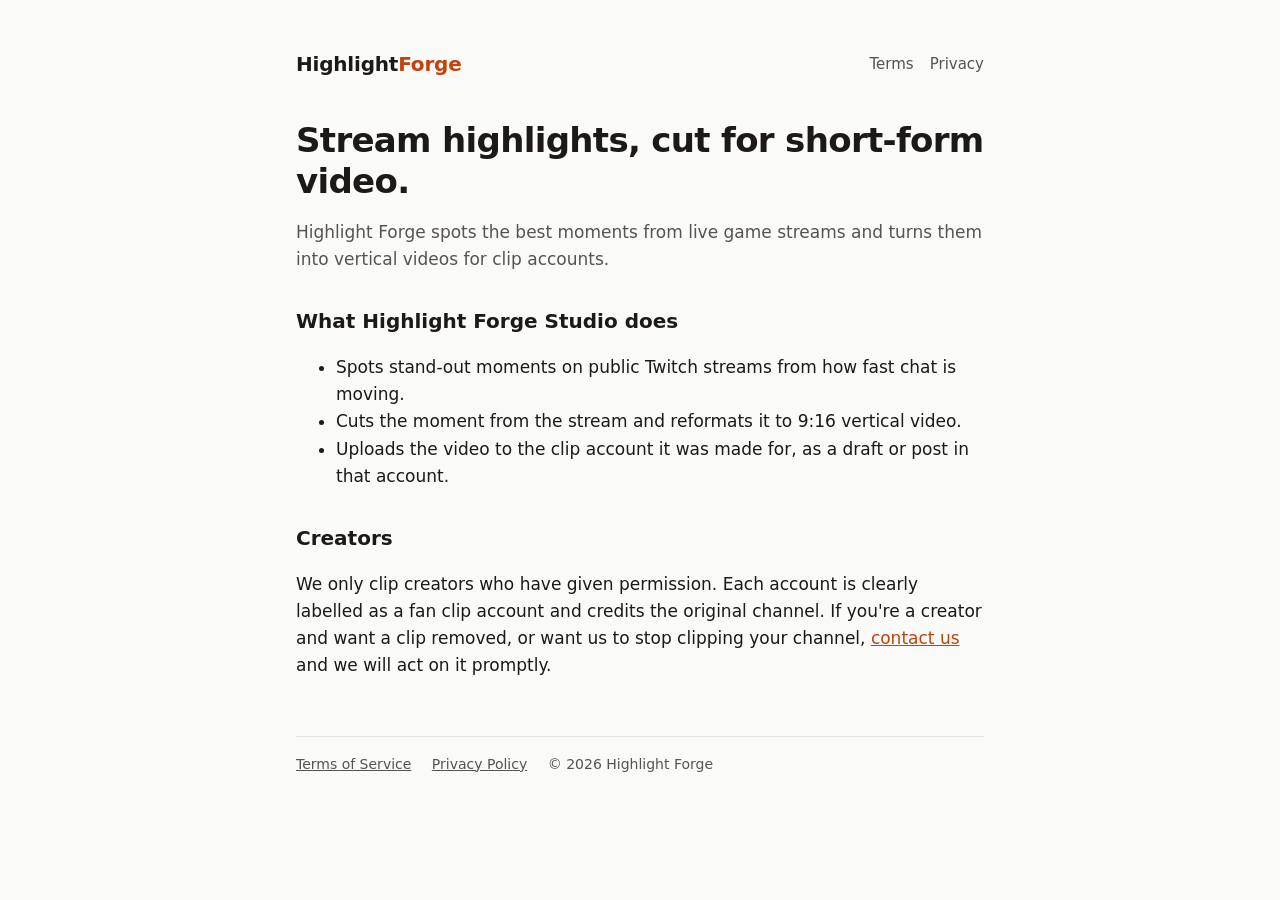
<file: index.html>
<!doctype html>
<html lang="en">
<head>
  <meta charset="utf-8">
  <meta name="viewport" content="width=device-width, initial-scale=1">
  <meta name="referrer" content="no-referrer">
  <title>Highlight Forge</title>
  <meta name="description" content="Highlight Forge turns live-stream highlights into short vertical videos.">
  <link rel="stylesheet" href="style.css">
</head>
<body>
<main>
  <header>
    <a class="brand" href="./">Highlight<span>Forge</span></a>
    <nav><a href="terms.html">Terms</a><a href="privacy.html">Privacy</a></nav>
  </header>

  <h1>Stream highlights, cut for short-form video.</h1>
  <p class="muted">Highlight Forge spots the best moments from live game streams and turns them into vertical videos for clip accounts.</p>

  <h2>What Highlight Forge Studio does</h2>
  <ul>
    <li>Spots stand-out moments on public Twitch streams from how fast chat is moving.</li>
    <li>Cuts the moment from the stream and reformats it to 9:16 vertical video.</li>
    <li>Uploads the video to the clip account it was made for, as a draft or post in that account.</li>
  </ul>

  <h2>Creators</h2>
  <p>We only clip creators who have given permission. Each account is clearly labelled as a fan clip account and credits the original channel. If you're a creator and want a clip removed, or want us to stop clipping your channel, <a href="https://github.com/highlight-forge/highlight-forge.github.io/issues/new">contact us</a> and we will act on it promptly.</p>

  <footer>
    <a href="terms.html">Terms of Service</a>
    <a href="privacy.html">Privacy Policy</a>
    <span>© 2026 Highlight Forge</span>
  </footer>
</main>
</body>
</html>
</file>
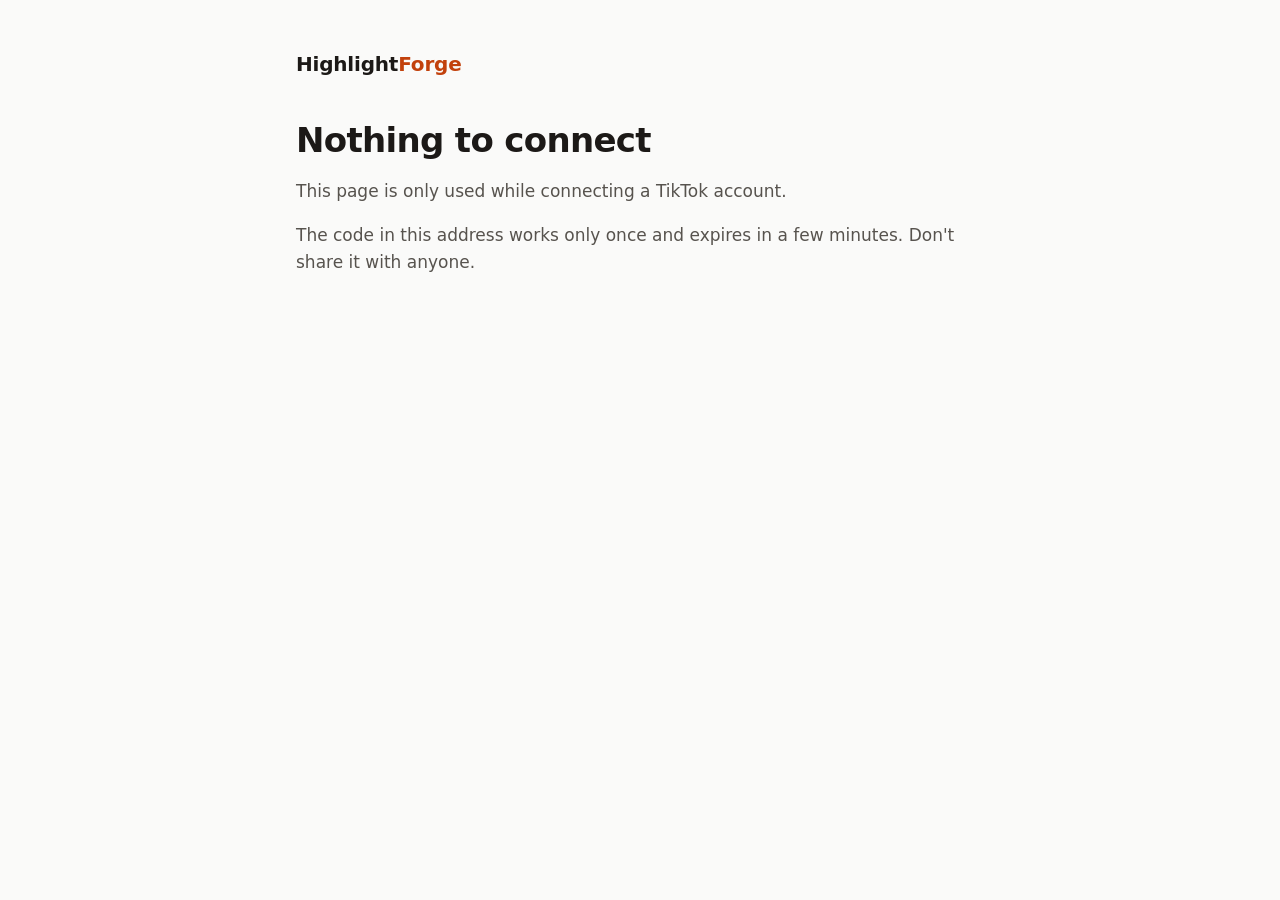
<file: callback.html>
<!doctype html>
<html lang="en">
<head>
  <meta charset="utf-8">
  <meta name="viewport" content="width=device-width, initial-scale=1">
  <!-- Never send this page's URL (which holds the one-time code) to any other site. -->
  <meta name="referrer" content="no-referrer">
  <meta name="robots" content="noindex">
  <title>Account connected · Highlight Forge</title>
  <link rel="stylesheet" href="style.css">
</head>
<body>
<main>
  <header>
    <a class="brand" href="./">Highlight<span>Forge</span></a>
  </header>

  <h1 id="title">Almost done</h1>
  <p class="muted" id="intro">Copy this address and paste it into the window that's waiting for it.</p>

  <div class="card">
    <span class="url" id="url"></span>
    <button id="copy" type="button">Copy</button>
    <span id="copied" class="muted" hidden>&nbsp;Copied.</span>
  </div>

  <p class="muted">The code in this address works only once and expires in a few minutes. Don't share it with anyone.</p>
</main>
<script>
  // Everything stays in this page: nothing is sent anywhere.
  var params = new URLSearchParams(location.search);
  var url = document.getElementById("url");
  if (params.get("error")) {
    document.getElementById("title").textContent = "Connection cancelled";
    document.getElementById("intro").textContent = "TikTok didn't connect the account: " + params.get("error") + ". Run the connect step again.";
    document.querySelector(".card").hidden = true;
  } else if (!params.get("code")) {
    document.getElementById("title").textContent = "Nothing to connect";
    document.getElementById("intro").textContent = "This page is only used while connecting a TikTok account.";
    document.querySelector(".card").hidden = true;
  } else {
    url.textContent = location.href;
  }
  document.getElementById("copy").addEventListener("click", function () {
    navigator.clipboard.writeText(location.href).then(function () {
      document.getElementById("copied").hidden = false;
    });
  });
</script>
</body>
</html>
</file>
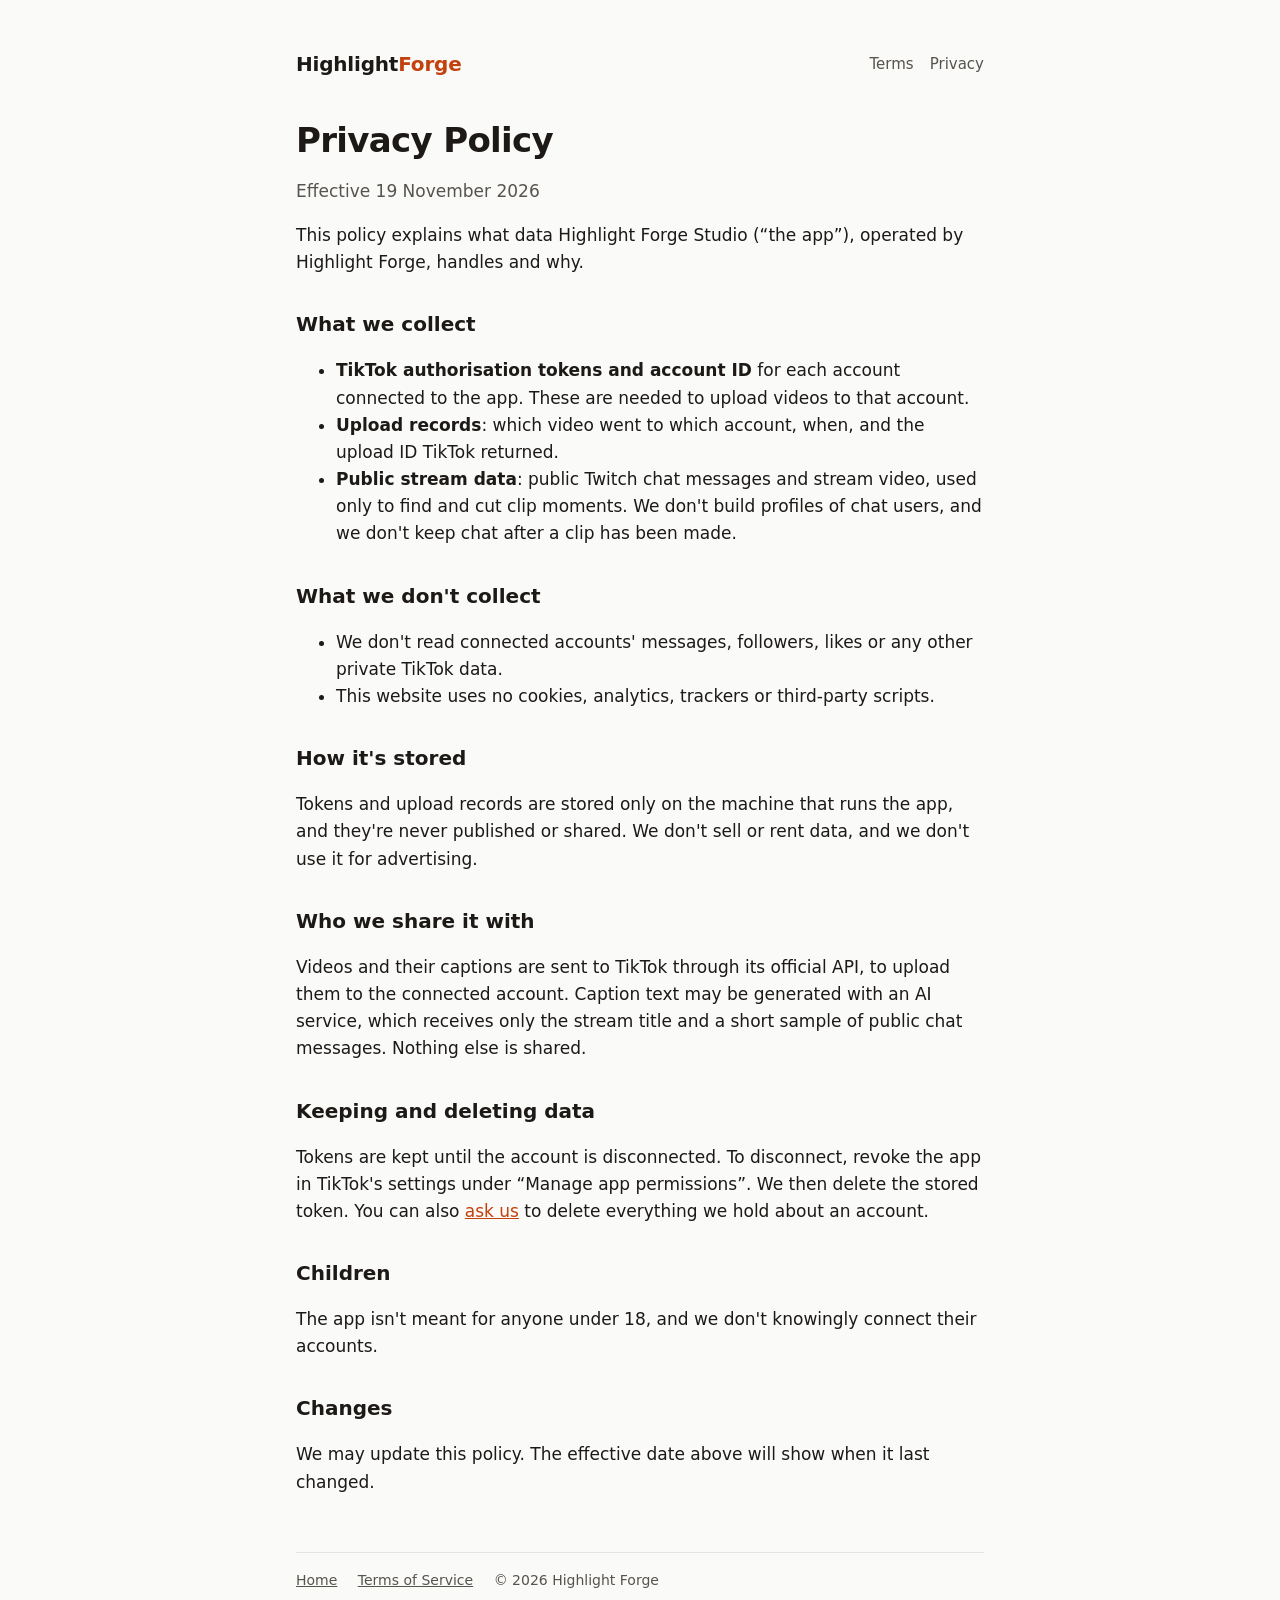
<file: privacy.html>
<!doctype html>
<html lang="en">
<head>
  <meta charset="utf-8">
  <meta name="viewport" content="width=device-width, initial-scale=1">
  <meta name="referrer" content="no-referrer">
  <title>Privacy Policy · Highlight Forge</title>
  <link rel="stylesheet" href="style.css">
</head>
<body>
<main>
  <header>
    <a class="brand" href="./">Highlight<span>Forge</span></a>
    <nav><a href="terms.html">Terms</a><a href="privacy.html">Privacy</a></nav>
  </header>

  <h1>Privacy Policy</h1>
  <p class="muted">Effective 19 November 2026</p>

  <p>This policy explains what data Highlight Forge Studio (“the app”), operated by Highlight Forge, handles and why.</p>

  <h2>What we collect</h2>
  <ul>
    <li><strong>TikTok authorisation tokens and account ID</strong> for each account connected to the app. These are needed to upload videos to that account.</li>
    <li><strong>Upload records</strong>: which video went to which account, when, and the upload ID TikTok returned.</li>
    <li><strong>Public stream data</strong>: public Twitch chat messages and stream video, used only to find and cut clip moments. We don't build profiles of chat users, and we don't keep chat after a clip has been made.</li>
  </ul>

  <h2>What we don't collect</h2>
  <ul>
    <li>We don't read connected accounts' messages, followers, likes or any other private TikTok data.</li>
    <li>This website uses no cookies, analytics, trackers or third-party scripts.</li>
  </ul>

  <h2>How it's stored</h2>
  <p>Tokens and upload records are stored only on the machine that runs the app, and they're never published or shared. We don't sell or rent data, and we don't use it for advertising.</p>

  <h2>Who we share it with</h2>
  <p>Videos and their captions are sent to TikTok through its official API, to upload them to the connected account. Caption text may be generated with an AI service, which receives only the stream title and a short sample of public chat messages. Nothing else is shared.</p>

  <h2>Keeping and deleting data</h2>
  <p>Tokens are kept until the account is disconnected. To disconnect, revoke the app in TikTok's settings under “Manage app permissions”. We then delete the stored token. You can also <a href="https://github.com/highlight-forge/highlight-forge.github.io/issues/new">ask us</a> to delete everything we hold about an account.</p>

  <h2>Children</h2>
  <p>The app isn't meant for anyone under 18, and we don't knowingly connect their accounts.</p>

  <h2>Changes</h2>
  <p>We may update this policy. The effective date above will show when it last changed.</p>

  <footer>
    <a href="./">Home</a>
    <a href="terms.html">Terms of Service</a>
    <span>© 2026 Highlight Forge</span>
  </footer>
</main>
</body>
</html>
</file>
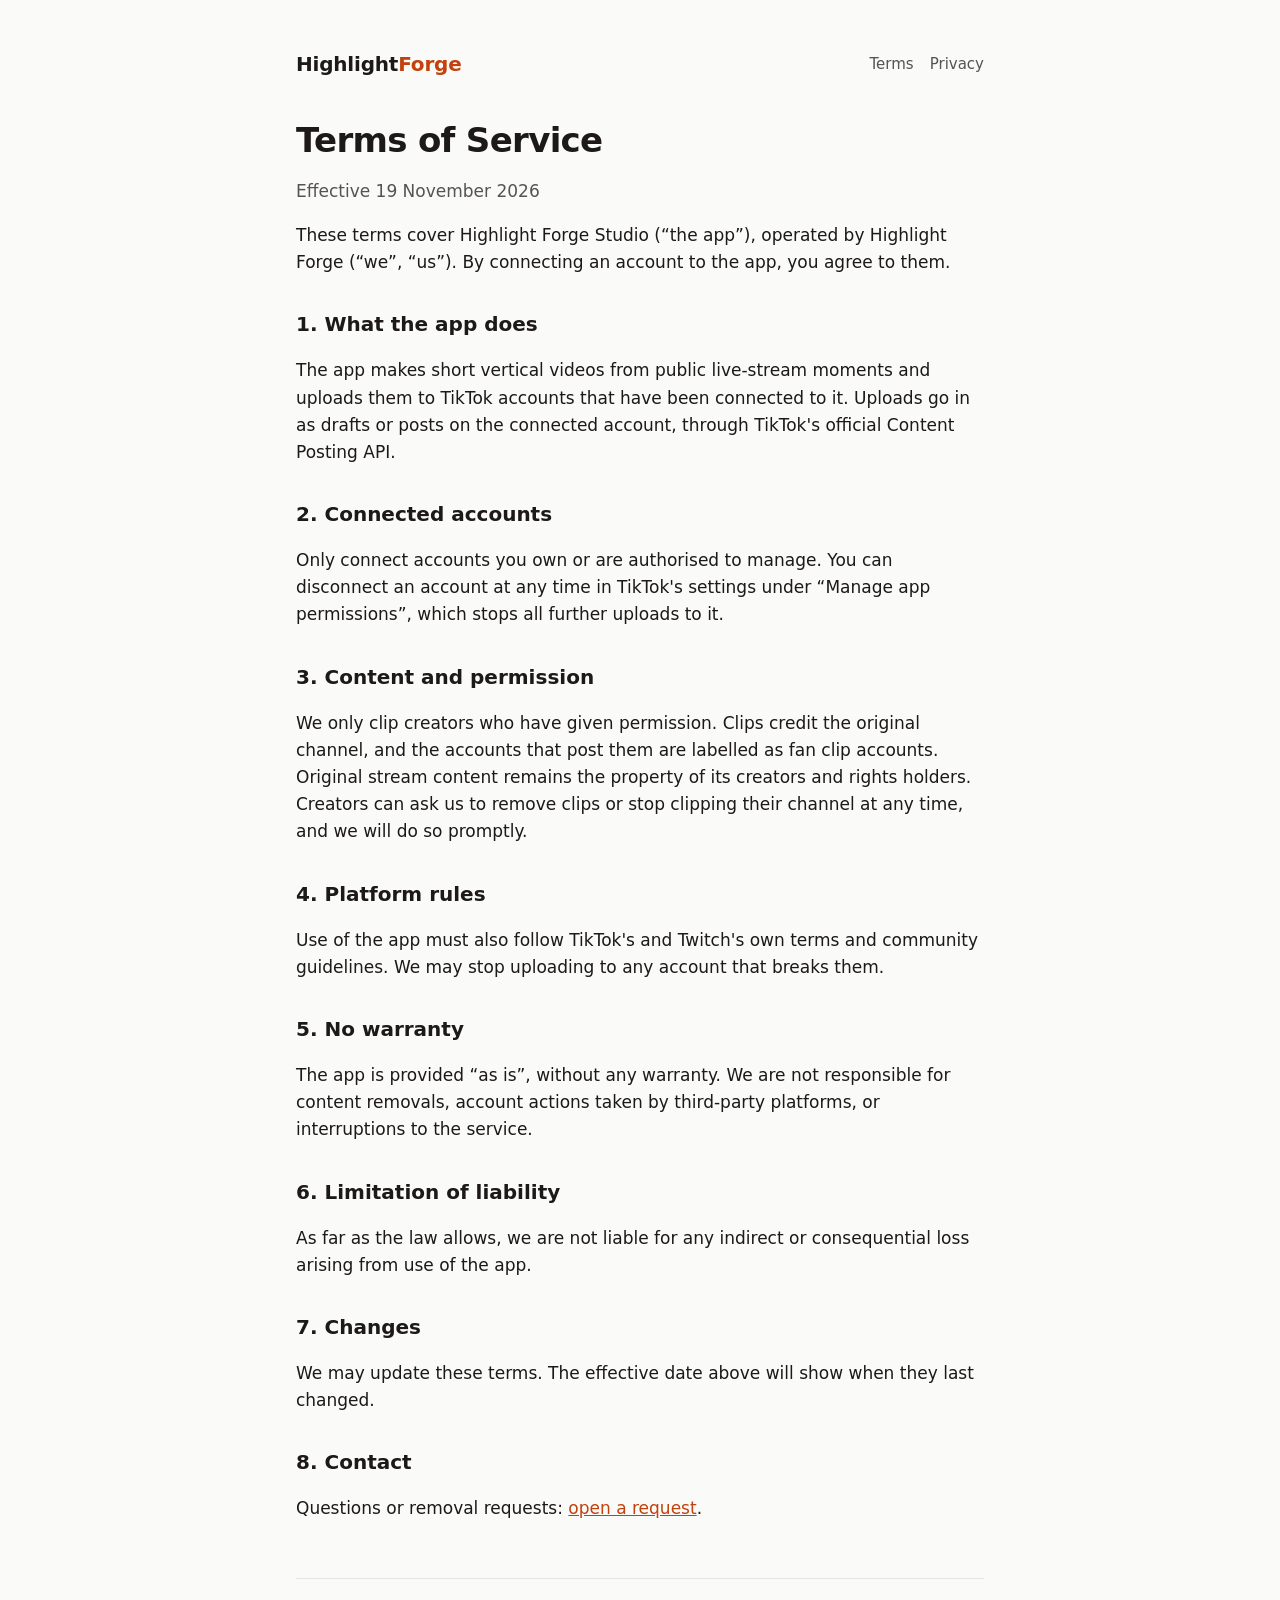
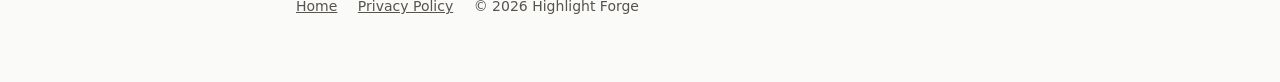
<file: terms.html>
<!doctype html>
<html lang="en">
<head>
  <meta charset="utf-8">
  <meta name="viewport" content="width=device-width, initial-scale=1">
  <meta name="referrer" content="no-referrer">
  <title>Terms of Service · Highlight Forge</title>
  <link rel="stylesheet" href="style.css">
</head>
<body>
<main>
  <header>
    <a class="brand" href="./">Highlight<span>Forge</span></a>
    <nav><a href="terms.html">Terms</a><a href="privacy.html">Privacy</a></nav>
  </header>

  <h1>Terms of Service</h1>
  <p class="muted">Effective 19 November 2026</p>

  <p>These terms cover Highlight Forge Studio (“the app”), operated by Highlight Forge (“we”, “us”). By connecting an account to the app, you agree to them.</p>

  <h2>1. What the app does</h2>
  <p>The app makes short vertical videos from public live-stream moments and uploads them to TikTok accounts that have been connected to it. Uploads go in as drafts or posts on the connected account, through TikTok's official Content Posting API.</p>

  <h2>2. Connected accounts</h2>
  <p>Only connect accounts you own or are authorised to manage. You can disconnect an account at any time in TikTok's settings under “Manage app permissions”, which stops all further uploads to it.</p>

  <h2>3. Content and permission</h2>
  <p>We only clip creators who have given permission. Clips credit the original channel, and the accounts that post them are labelled as fan clip accounts. Original stream content remains the property of its creators and rights holders. Creators can ask us to remove clips or stop clipping their channel at any time, and we will do so promptly.</p>

  <h2>4. Platform rules</h2>
  <p>Use of the app must also follow TikTok's and Twitch's own terms and community guidelines. We may stop uploading to any account that breaks them.</p>

  <h2>5. No warranty</h2>
  <p>The app is provided “as is”, without any warranty. We are not responsible for content removals, account actions taken by third-party platforms, or interruptions to the service.</p>

  <h2>6. Limitation of liability</h2>
  <p>As far as the law allows, we are not liable for any indirect or consequential loss arising from use of the app.</p>

  <h2>7. Changes</h2>
  <p>We may update these terms. The effective date above will show when they last changed.</p>

  <h2>8. Contact</h2>
  <p>Questions or removal requests: <a href="https://github.com/highlight-forge/highlight-forge.github.io/issues/new">open a request</a>.</p>

  <footer>
    <a href="./">Home</a>
    <a href="privacy.html">Privacy Policy</a>
    <span>© 2026 Highlight Forge</span>
  </footer>
</main>
</body>
</html>
</file>
<file: style.css>
:root {
  --bg: #fafaf9;
  --fg: #1c1917;
  --muted: #57534e;
  --accent: #c2410c;
  --card: #ffffff;
  --line: #e7e5e4;
}
@media (prefers-color-scheme: dark) {
  :root {
    --bg: #1c1917;
    --fg: #f5f5f4;
    --muted: #a8a29e;
    --accent: #fb923c;
    --card: #292524;
    --line: #44403c;
  }
}
* { box-sizing: border-box; }
body {
  margin: 0;
  background: var(--bg);
  color: var(--fg);
  font: 17px/1.6 system-ui, -apple-system, "Segoe UI", Roboto, sans-serif;
}
main { max-width: 720px; margin: 0 auto; padding: 48px 16px 64px; }
header { display: flex; justify-content: space-between; align-items: center; gap: 16px; flex-wrap: wrap; margin-bottom: 40px; }
.brand { font-weight: 800; font-size: 20px; color: var(--fg); text-decoration: none; letter-spacing: -0.01em; }
.brand span { color: var(--accent); }
nav a { color: var(--muted); text-decoration: none; margin-left: 16px; font-size: 15px; }
nav a:hover { color: var(--fg); }
h1 { font-size: 34px; line-height: 1.2; letter-spacing: -0.02em; margin: 0 0 12px; }
h2 { font-size: 20px; margin: 32px 0 8px; }
p, li { color: var(--fg); }
.muted { color: var(--muted); }
a { color: var(--accent); }
.card { background: var(--card); border: 1px solid var(--line); border-radius: 12px; padding: 20px; margin: 24px 0; }
code, .url { font-family: ui-monospace, Consolas, monospace; font-size: 14px; word-break: break-all; }
.url { display: block; background: var(--bg); border: 1px solid var(--line); border-radius: 8px; padding: 12px; margin: 12px 0; }
button { font: inherit; background: var(--accent); color: #fff; border: 0; border-radius: 8px; padding: 10px 18px; cursor: pointer; }
footer { margin-top: 56px; padding-top: 16px; border-top: 1px solid var(--line); font-size: 14px; color: var(--muted); }
footer a { color: var(--muted); margin-right: 16px; }
</file>
